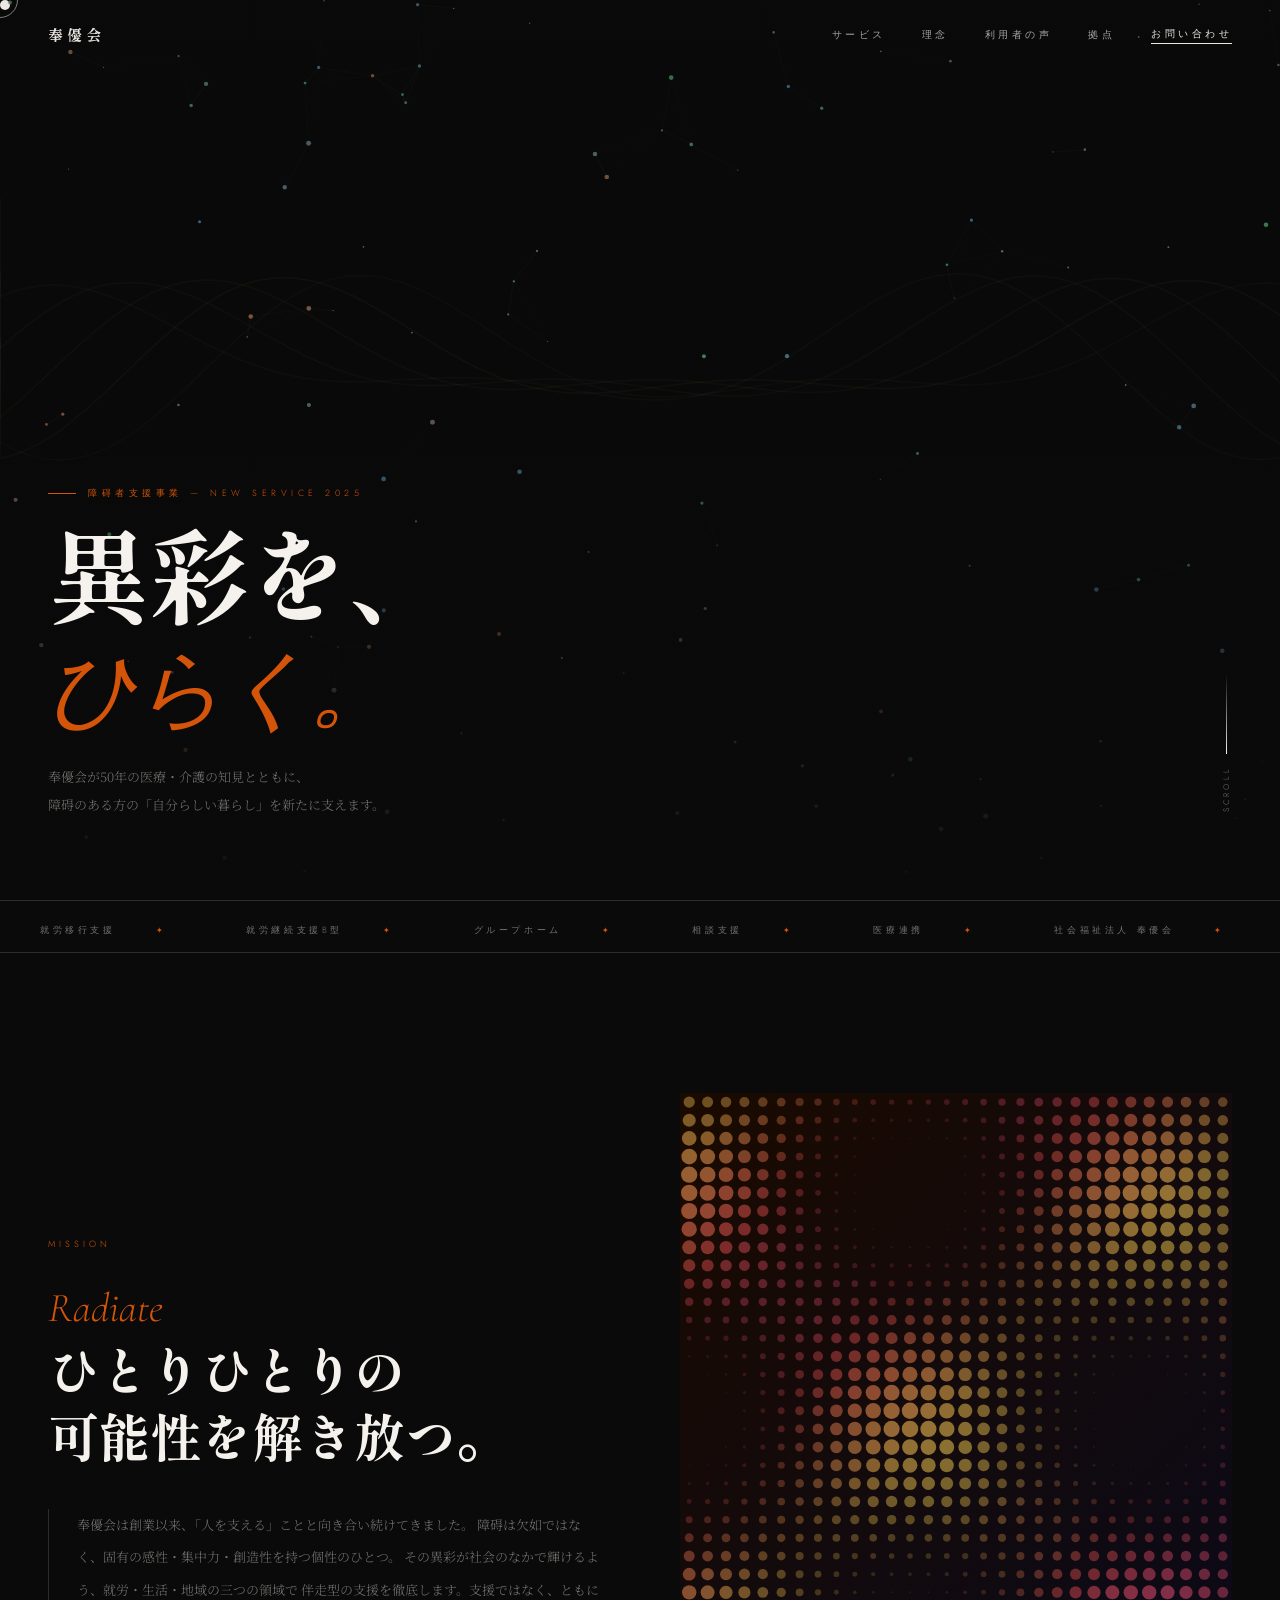
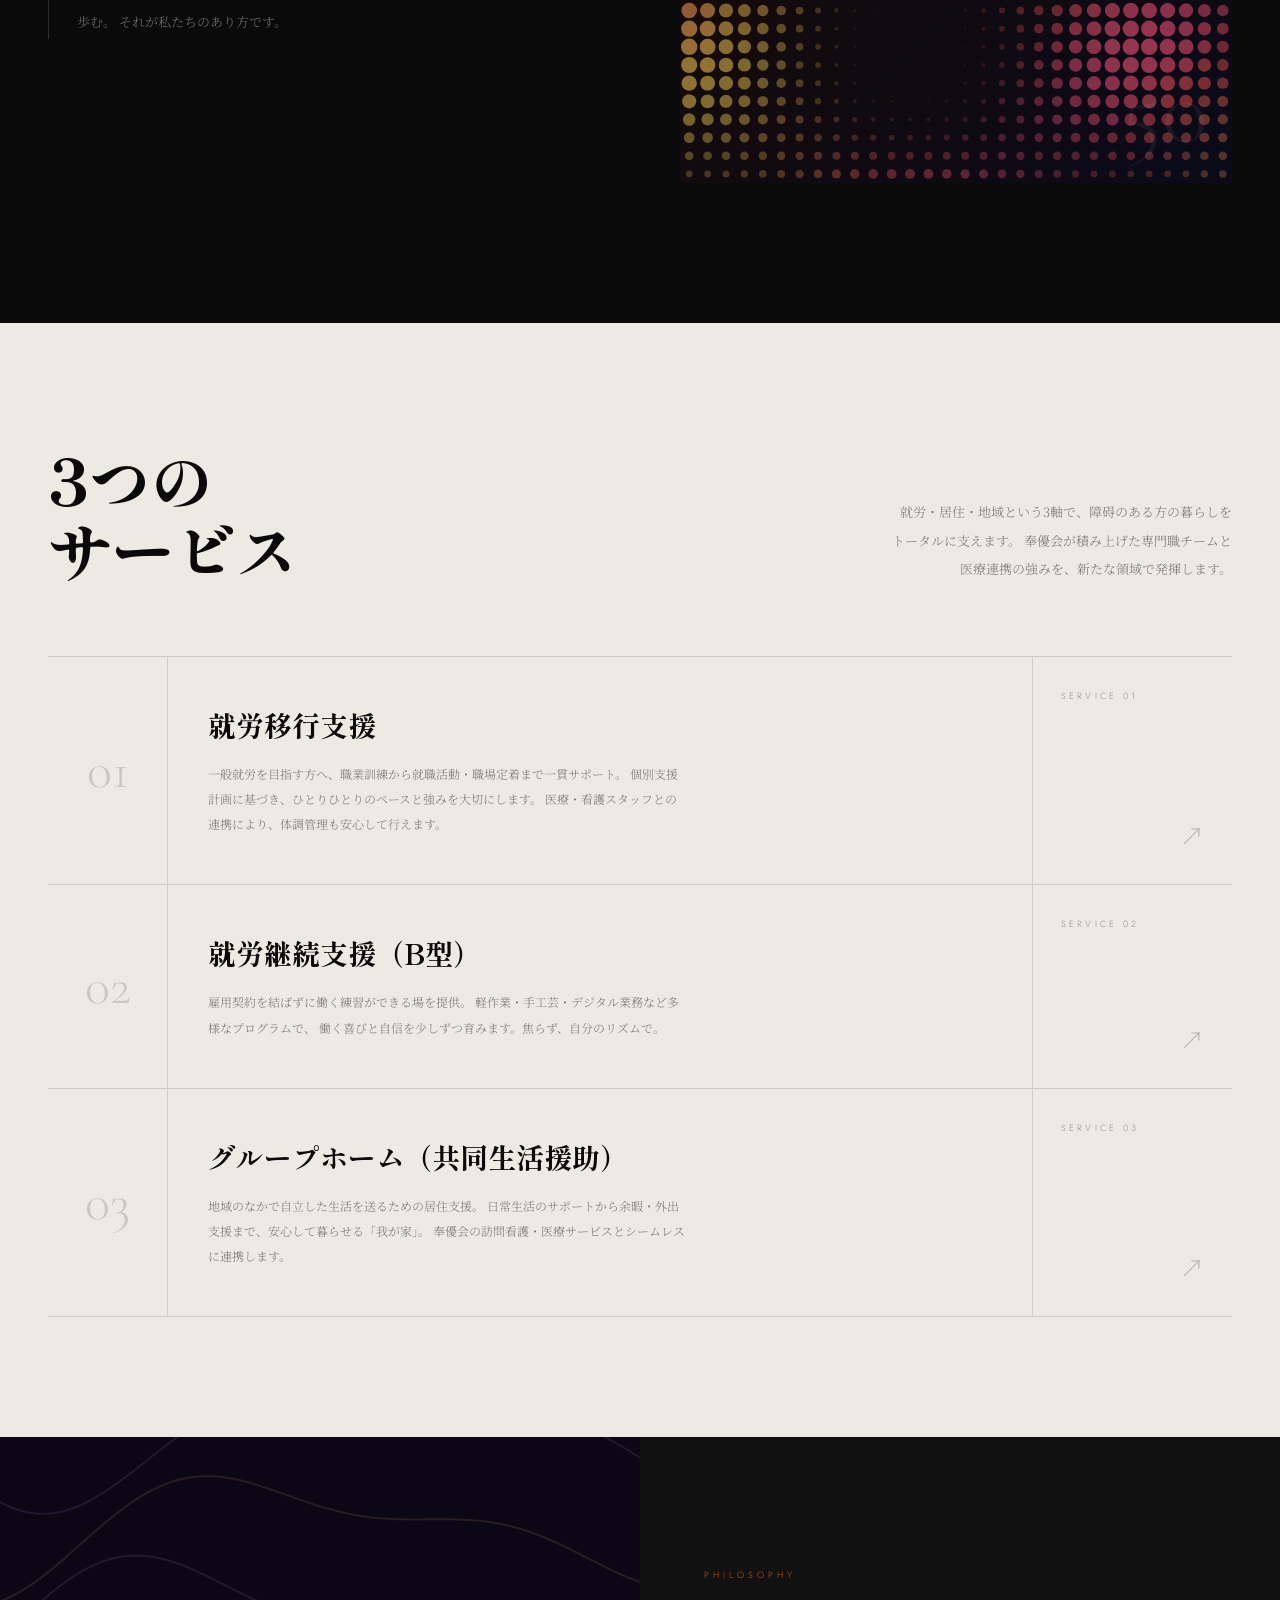
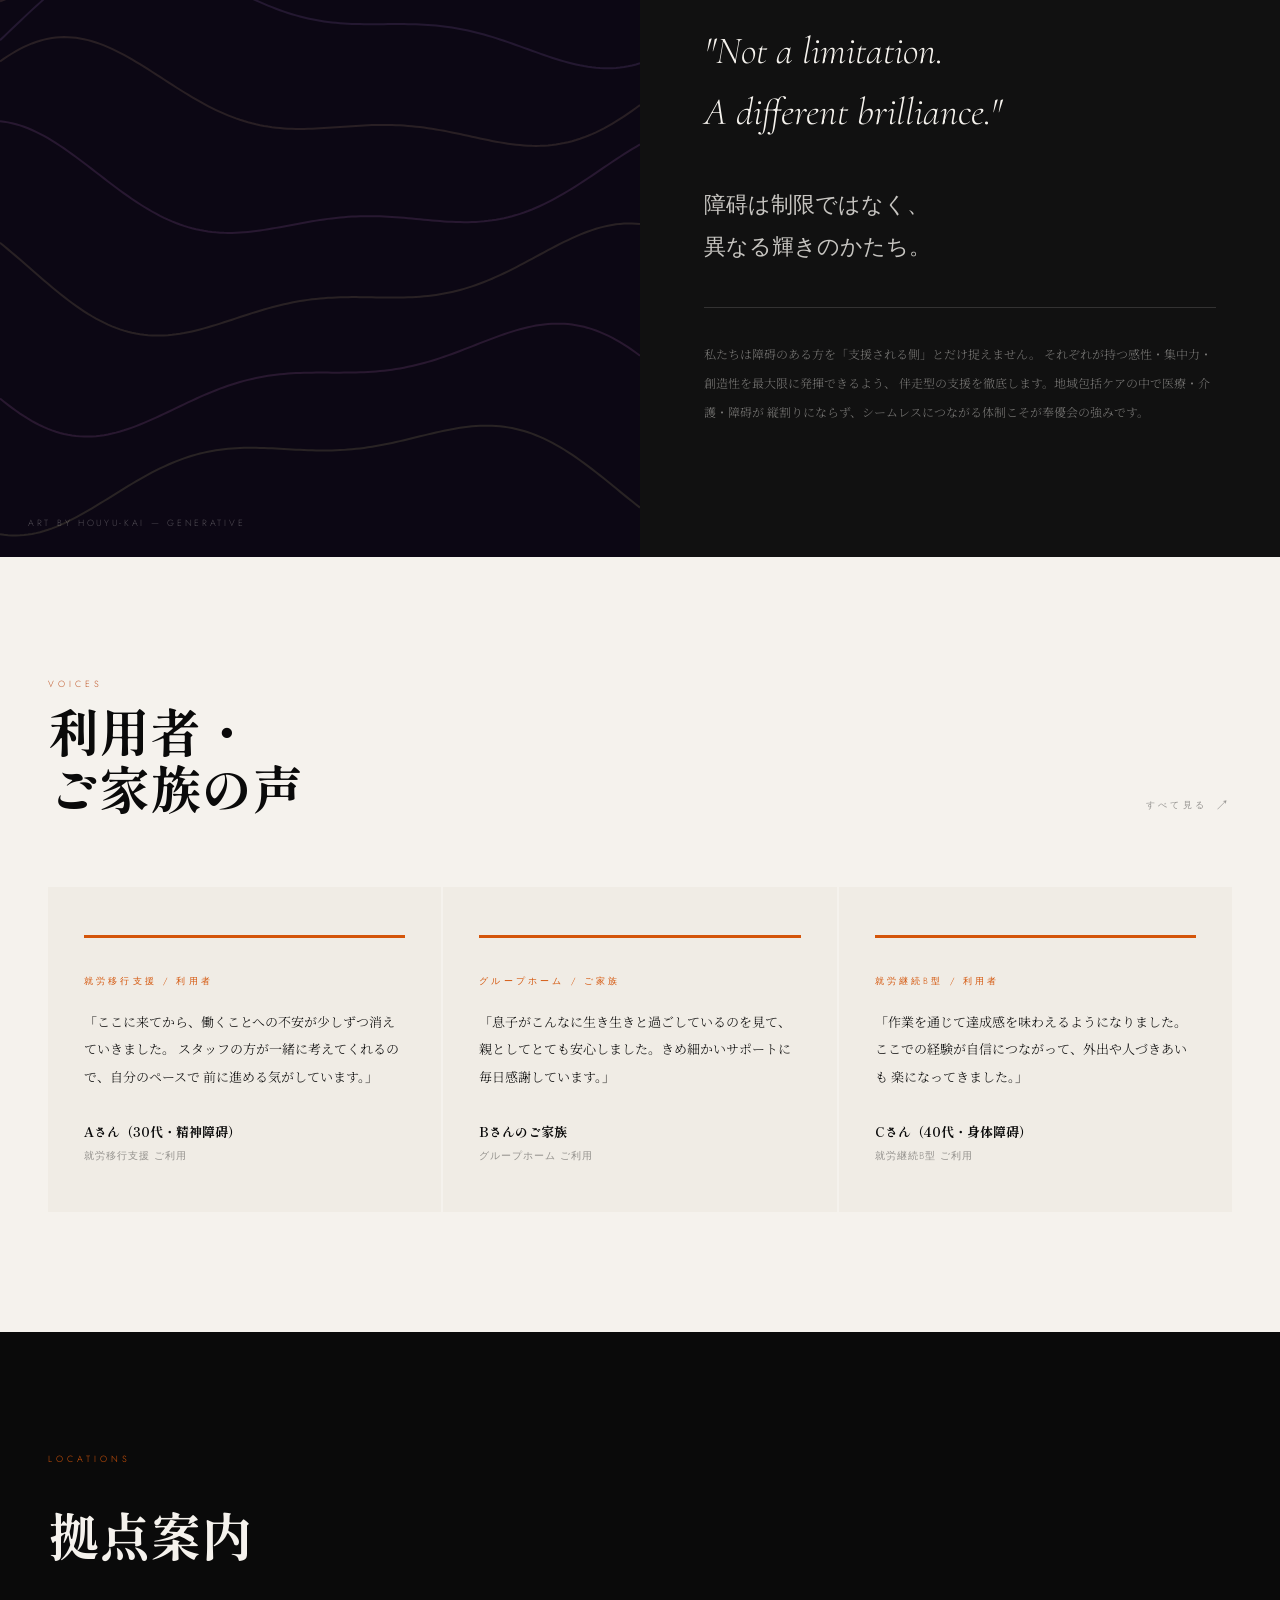
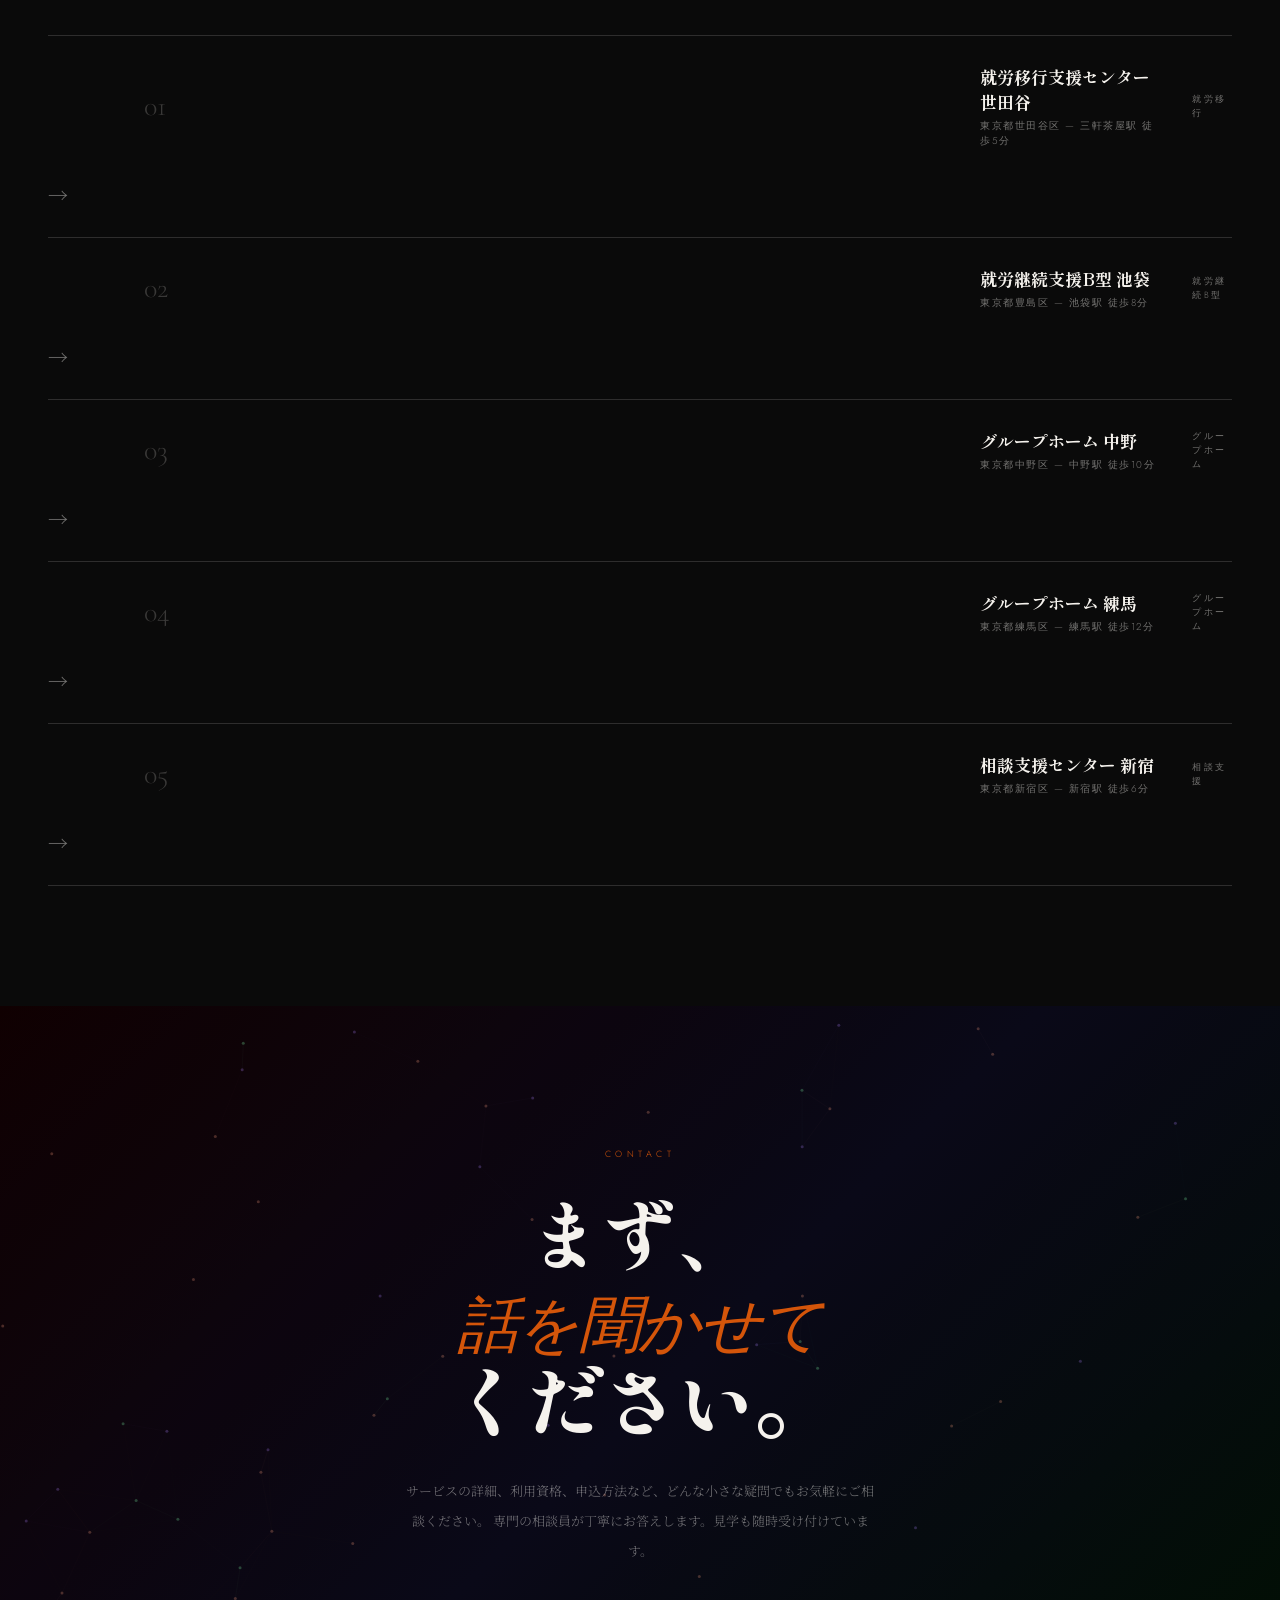
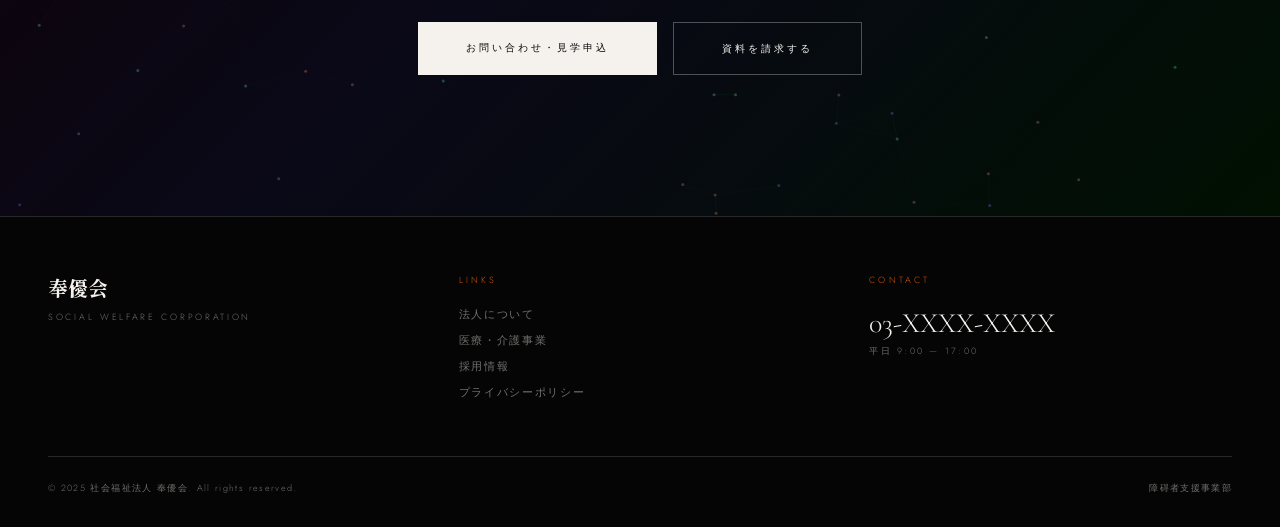
<file: houyu-disability-v2_3.html>
<!DOCTYPE html>
<html lang="ja">
<head>
<meta charset="UTF-8">
<meta name="viewport" content="width=device-width, initial-scale=1.0">
<title>障碍者支援事業 | 奉優会</title>
<link rel="preconnect" href="https://fonts.googleapis.com">
<link href="https://fonts.googleapis.com/css2?family=Noto+Serif+JP:wght@300;400;700&family=Shippori+Mincho+B1:wght@400;700;800&family=Cormorant+Garamond:ital,wght@0,300;0,400;0,600;1,300;1,400&family=Jost:wght@200;300;400;500&display=swap" rel="stylesheet">
<style>
*, *::before, *::after { margin:0; padding:0; box-sizing:border-box; }
:root {
  --black: #0a0a0a;
  --white: #f5f2ed;
  --off-white: #ede9e3;
  --accent: #d4550a;
  --muted: rgba(245,242,237,0.45);
  --line: rgba(245,242,237,0.15);
}
html { scroll-behavior: smooth; }
body {
  background: var(--black);
  color: var(--white);
  font-family: 'Noto Serif JP', serif;
  font-weight: 300;
  overflow-x: hidden;
  cursor: none;
}

/* CUSTOM CURSOR */
.cursor {
  width: 10px; height: 10px;
  background: var(--white);
  border-radius: 50%;
  position: fixed;
  top: 0; left: 0;
  pointer-events: none;
  z-index: 9999;
  mix-blend-mode: difference;
  transition: transform 0.15s ease;
}
.cursor-ring {
  width: 36px; height: 36px;
  border: 1px solid rgba(245,242,237,0.5);
  border-radius: 50%;
  position: fixed;
  top: 0; left: 0;
  pointer-events: none;
  z-index: 9998;
  transition: transform 0.08s ease, width 0.2s, height 0.2s, opacity 0.2s;
}

/* ── HEADER ── */
header {
  position: fixed; top:0; left:0; right:0; z-index:100;
  display: flex; justify-content:space-between; align-items:center;
  padding: 24px 48px;
  mix-blend-mode: difference;
}
.logo-text {
  font-family: 'Shippori Mincho B1', serif;
  font-size: 15px; font-weight:700;
  letter-spacing: 0.25em;
  color: var(--white);
  text-decoration: none;
}
nav {
  display: flex; gap: 36px; align-items: center;
}
nav a {
  font-family: 'Jost', sans-serif;
  font-size: 10px; font-weight:300;
  letter-spacing: 0.35em; text-transform: uppercase;
  color: var(--white); text-decoration: none;
  opacity: 0.7;
  transition: opacity 0.2s;
}
nav a:hover { opacity: 1; }
.nav-contact {
  opacity: 1 !important;
  border-bottom: 1px solid var(--white);
  padding-bottom: 2px;
}

/* ── HERO FULL ── */
.hero {
  height: 100vh; min-height: 640px;
  position: relative; overflow:hidden;
  display: flex; align-items: flex-end;
}

/* generative art canvas bg */
.hero-canvas {
  position: absolute; inset:0;
  width:100%; height:100%;
}

.hero-overlay {
  position: absolute; inset:0;
  background: linear-gradient(
    to bottom,
    rgba(10,10,10,0.2) 0%,
    rgba(10,10,10,0.0) 40%,
    rgba(10,10,10,0.7) 80%,
    rgba(10,10,10,0.95) 100%
  );
}

.hero-content {
  position: relative; z-index:2;
  padding: 0 48px 80px;
  width: 100%;
  display: grid; grid-template-columns: 1fr auto;
  align-items: flex-end; gap: 48px;
}
.hero-label {
  font-family: 'Jost', sans-serif;
  font-size: 9px; font-weight:300;
  letter-spacing: 0.5em; text-transform:uppercase;
  color: var(--accent);
  margin-bottom: 20px;
  display: flex; align-items:center; gap:12px;
}
.hero-label::before { content:''; display:block; width:28px; height:1px; background: var(--accent); }

.hero-title {
  font-family: 'Shippori Mincho B1', serif;
  font-size: clamp(48px, 8vw, 110px);
  font-weight: 800;
  line-height: 1.0;
  letter-spacing: -0.02em;
  margin-bottom: 28px;
}
.hero-title em {
  font-style: italic;
  font-family: 'Cormorant Garamond', serif;
  font-weight: 300;
  font-size: 0.85em;
  color: var(--accent);
}

.hero-sub {
  font-size: 13px; line-height:2.2;
  color: var(--muted);
  max-width: 380px;
}
.hero-right {
  text-align: right;
  padding-bottom: 8px;
}
.hero-scroll-line {
  width:1px; height:80px;
  background: linear-gradient(to bottom, transparent, var(--white));
  margin: 0 auto 12px;
  animation: grow 2.5s ease-in-out infinite;
}
@keyframes grow {
  0%,100%{ transform: scaleY(0.3); opacity:0.3; }
  50%{ transform: scaleY(1); opacity:1; }
}
.hero-scroll-text {
  font-family:'Jost',sans-serif; font-size:8px;
  letter-spacing:0.4em; text-transform:uppercase;
  color: var(--muted);
  writing-mode: vertical-rl; transform:rotate(180deg);
  margin:0 auto;
}

/* ── MARQUEE ── */
.marquee-wrap {
  border-top: 1px solid var(--line);
  border-bottom: 1px solid var(--line);
  padding: 14px 0;
  overflow:hidden; white-space:nowrap;
}
.marquee-inner {
  display:inline-flex; gap:0;
  animation: marquee 20s linear infinite;
}
.marquee-item {
  font-family:'Jost',sans-serif; font-size:9px;
  letter-spacing:0.4em; text-transform:uppercase;
  color: var(--muted);
  padding: 0 40px;
  display:inline-flex; align-items:center; gap:40px;
}
.marquee-item::after { content:'✦'; font-size:8px; color: var(--accent); }
@keyframes marquee { from{transform:translateX(0)} to{transform:translateX(-50%)} }

/* ── MISSION ── */
.mission {
  padding: 140px 48px;
  display: grid; grid-template-columns: 1fr 1fr;
  gap: 80px; align-items:center;
}
.mission-label {
  font-family:'Jost',sans-serif; font-size:9px;
  letter-spacing:0.45em; text-transform:uppercase;
  color: var(--accent); margin-bottom:32px;
}
.mission-title {
  font-family:'Shippori Mincho B1',serif;
  font-size: clamp(28px, 4vw, 52px);
  font-weight:800; line-height:1.3;
  margin-bottom: 40px;
}
.mission-title span {
  display:block; color: var(--accent);
  font-family:'Cormorant Garamond',serif;
  font-size:0.8em; font-style:italic; font-weight:300;
}
.mission-body {
  font-size: 13px; line-height:2.5;
  color: var(--muted);
  border-left: 1px solid var(--line);
  padding-left: 28px;
}
.mission-right {
  position:relative; aspect-ratio: 4/5;
  overflow:hidden;
}
.mission-art-bg {
  width:100%; height:100%;
  background: linear-gradient(135deg, #1a0a00, #0a0a1a);
  display:flex; align-items:center; justify-content:center;
}
.mission-art-bg canvas { width:100%; height:100%; display:block; }
.mission-num {
  position: absolute; bottom:24px; right:24px;
  font-family:'Cormorant Garamond',serif;
  font-size:96px; font-weight:300;
  color: rgba(245,242,237,0.06);
  line-height:1; user-select:none;
}

/* ── SERVICES (light section) ── */
.services {
  background: var(--off-white);
  color: var(--black);
  padding: 120px 48px;
}
.services-top {
  display:flex; justify-content:space-between; align-items:flex-end;
  margin-bottom: 72px; gap:40px;
}
.services-title {
  font-family:'Shippori Mincho B1',serif;
  font-size: clamp(32px, 5vw, 68px);
  font-weight:800; line-height:1.1;
  letter-spacing:-0.02em;
}
.services-desc {
  font-size:13px; line-height:2.2;
  color: rgba(10,10,10,0.5);
  max-width: 340px; text-align:right;
}

/* large service items stacked */
.service-items { display:flex; flex-direction:column; }
.service-item {
  display:grid;
  grid-template-columns: 120px 1fr 200px;
  gap:0;
  align-items:stretch;
  border-top: 1px solid rgba(10,10,10,0.15);
  min-height: 200px;
  text-decoration:none; color: var(--black);
  position: relative; overflow:hidden;
  cursor:none;
}
.service-item:last-child { border-bottom: 1px solid rgba(10,10,10,0.15); }

.service-item-fill {
  position:absolute; inset:0;
  background: var(--black);
  transform: scaleY(0); transform-origin: bottom;
  transition: transform 0.5s cubic-bezier(0.76,0,0.24,1);
  z-index:0;
}
.service-item:hover .service-item-fill { transform: scaleY(1); }
.service-item:hover .si-num,
.service-item:hover .si-title,
.service-item:hover .si-body,
.service-item:hover .si-type,
.service-item:hover .si-arrow { color: var(--white); }
.service-item:hover { border-color: transparent; }

.si-num {
  position:relative; z-index:1;
  display:flex; align-items:center; justify-content:center;
  font-family:'Cormorant Garamond',serif;
  font-size:52px; font-weight:300;
  color: rgba(10,10,10,0.15);
  border-right: 1px solid rgba(10,10,10,0.12);
  transition: color 0.4s;
}
.service-item:hover .si-num { border-color: rgba(245,242,237,0.1); }

.si-content {
  position:relative; z-index:1;
  padding: 48px 40px;
  display:flex; flex-direction:column; justify-content:center;
}
.si-title {
  font-family:'Shippori Mincho B1',serif;
  font-size: clamp(20px,2.5vw,28px);
  font-weight:700; margin-bottom:16px;
  transition: color 0.4s;
}
.si-body {
  font-size:12px; line-height:2.1;
  color: rgba(10,10,10,0.5);
  max-width: 480px;
  transition: color 0.4s;
}
.service-item:hover .si-body { color: var(--muted); }

.si-meta {
  position:relative; z-index:1;
  border-left: 1px solid rgba(10,10,10,0.12);
  display:flex; flex-direction:column;
  justify-content:space-between;
  padding: 32px 28px;
  transition: border-color 0.4s;
}
.service-item:hover .si-meta { border-color: rgba(245,242,237,0.1); }
.si-type {
  font-family:'Jost',sans-serif; font-size:9px;
  letter-spacing:0.35em; text-transform:uppercase;
  color: rgba(10,10,10,0.4);
  transition: color 0.4s;
}
.si-arrow {
  font-size:24px; color: rgba(10,10,10,0.25);
  transition: color 0.4s;
  align-self:flex-end;
}

/* ── PHILOSOPHY (dark + art) ── */
.philosophy {
  padding: 0;
  display:grid; grid-template-columns: 1fr 1fr;
  min-height: 80vh;
}
.philosophy-art {
  position:relative; overflow:hidden;
  background: #0d0815;
}
.philosophy-art canvas {
  width:100%; height:100%; display:block;
  position:absolute; inset:0;
}
.philosophy-art-caption {
  position:absolute; bottom:28px; left:28px;
  font-family:'Jost',sans-serif; font-size:9px;
  letter-spacing:0.3em; text-transform:uppercase;
  color: rgba(245,242,237,0.3);
}
.philosophy-text {
  padding: 100px 64px;
  display:flex; flex-direction:column; justify-content:center;
  background: #111;
}
.philosophy-label {
  font-family:'Jost',sans-serif; font-size:9px;
  letter-spacing:0.45em; text-transform:uppercase;
  color: var(--accent); margin-bottom:40px;
}
.philosophy-quote {
  font-family:'Cormorant Garamond',serif;
  font-size: clamp(24px,3vw,40px);
  font-weight:300; font-style:italic;
  line-height:1.6; margin-bottom:40px;
  color: var(--white);
}
.philosophy-ja {
  font-family:'Shippori Mincho B1',serif;
  font-size: clamp(16px,2vw,22px);
  font-weight:400; line-height:1.9;
  color: rgba(245,242,237,0.8);
  margin-bottom:40px;
}
.philosophy-body {
  font-size:12px; line-height:2.4;
  color: var(--muted);
  border-top: 1px solid var(--line);
  padding-top: 32px;
}

/* ── ARTISTS / VOICES (white) ── */
.voices-section {
  background: var(--white);
  color: var(--black);
  padding: 120px 48px;
}
.voices-header {
  display:flex; justify-content:space-between; align-items:flex-end;
  margin-bottom: 72px;
}
.voices-title {
  font-family:'Shippori Mincho B1',serif;
  font-size: clamp(28px,4vw,54px);
  font-weight:800; line-height:1.1;
}
.voices-link {
  font-family:'Jost',sans-serif; font-size:9px;
  letter-spacing:0.35em; text-transform:uppercase;
  color: rgba(10,10,10,0.4); text-decoration:none;
  display:flex; align-items:center; gap:8px;
  transition: color 0.2s;
}
.voices-link:hover { color: var(--black); }
.voices-link::after { content:'↗'; font-size:14px; }

.voices-grid {
  display:grid; grid-template-columns: repeat(3,1fr);
  gap:2px;
}
.voice-card {
  background: #f0ece5;
  padding: 48px 36px;
  position:relative; overflow:hidden;
  transition: background 0.3s;
}
.voice-card:hover { background: var(--black); }
.voice-card-accent {
  width:100%; height:3px;
  background: var(--accent);
  margin-bottom: 36px;
}
.voice-tag {
  font-family:'Jost',sans-serif; font-size:9px;
  letter-spacing:0.35em; text-transform:uppercase;
  color: var(--accent); margin-bottom:20px;
}
.voice-text {
  font-size:13px; line-height:2.1; margin-bottom:32px;
  transition: color 0.3s;
}
.voice-card:hover .voice-text { color: var(--white); }
.voice-card:hover .voice-tag { color: #e08060; }
.voice-name {
  font-family:'Shippori Mincho B1',serif;
  font-size:13px; font-weight:700; display:block;
  transition: color 0.3s;
}
.voice-role {
  font-family:'Jost',sans-serif; font-size:10px;
  letter-spacing:0.1em; color: rgba(10,10,10,0.4);
  transition: color 0.3s;
}
.voice-card:hover .voice-name { color: var(--white); }
.voice-card:hover .voice-role { color: var(--muted); }

/* ── LOCATIONS ── */
.locations {
  padding: 120px 48px;
  background: var(--black);
}
.locations-header { margin-bottom: 64px; }
.locations-title {
  font-family:'Shippori Mincho B1',serif;
  font-size: clamp(28px,4vw,52px);
  font-weight:800; margin-top:12px;
}

.loc-list { display:flex; flex-direction:column; }
.loc-item {
  display:grid;
  grid-template-columns: 64px 1fr 180px 40px;
  align-items:center; gap:32px;
  padding: 28px 0;
  border-bottom: 1px solid var(--line);
  text-decoration:none; color: var(--white);
  position:relative; overflow:hidden;
}
.loc-item:first-child { border-top: 1px solid var(--line); }
.loc-item-fill {
  position:absolute; inset:0;
  background: var(--accent);
  transform: scaleX(0); transform-origin:left;
  transition: transform 0.4s cubic-bezier(0.76,0,0.24,1);
  z-index:0;
}
.loc-item:hover .loc-item-fill { transform: scaleX(1); }
.loc-item > * { position:relative; z-index:1; }
.loc-n {
  font-family:'Cormorant Garamond',serif;
  font-size:28px; font-weight:300;
  color: rgba(245,242,237,0.2);
  transition: color 0.3s;
}
.loc-item:hover .loc-n { color: rgba(245,242,237,0.5); }
.loc-name {
  font-family:'Shippori Mincho B1',serif;
  font-size:17px; font-weight:700;
  margin-bottom:4px;
}
.loc-addr {
  font-family:'Jost',sans-serif; font-size:10px;
  letter-spacing:0.15em; color: var(--muted);
  transition: color 0.3s;
}
.loc-item:hover .loc-addr { color: rgba(245,242,237,0.7); }
.loc-type {
  font-family:'Jost',sans-serif; font-size:9px;
  letter-spacing:0.3em; text-transform:uppercase;
  color: var(--muted); transition: color 0.3s;
}
.loc-item:hover .loc-type { color: rgba(245,242,237,0.8); }
.loc-arr { font-size:20px; color: var(--muted); transition: color 0.3s; }
.loc-item:hover .loc-arr { color: var(--white); }

/* ── CONTACT (full) ── */
.contact {
  min-height: 90vh;
  display:flex; flex-direction:column;
  align-items:center; justify-content:center;
  text-align:center;
  position:relative; overflow:hidden;
  padding: 100px 48px;
}
.contact-bg {
  position:absolute; inset:0;
  background: linear-gradient(135deg, #120000, #0a0a1a, #001200);
  z-index:0;
}
.contact-bg canvas {
  position:absolute; inset:0;
  width:100%; height:100%; opacity:0.6;
}
.contact-inner { position:relative; z-index:1; }
.contact-label {
  font-family:'Jost',sans-serif; font-size:9px;
  letter-spacing:0.5em; text-transform:uppercase;
  color: var(--accent); margin-bottom:32px;
}
.contact-title {
  font-family:'Shippori Mincho B1',serif;
  font-size: clamp(36px,6vw,88px);
  font-weight:800; line-height:1.05;
  letter-spacing:-0.02em; margin-bottom: 36px;
}
.contact-title em {
  font-family:'Cormorant Garamond',serif;
  font-style:italic; font-weight:300;
  font-size:0.8em; color: var(--accent);
}
.contact-body {
  font-size:13px; line-height:2.3;
  color: var(--muted); max-width:480px;
  margin:0 auto 56px;
}
.contact-btns {
  display:flex; gap:16px; justify-content:center;
  flex-wrap:wrap;
}
.btn-a {
  background: var(--white); color: var(--black);
  font-family:'Jost',sans-serif; font-size:10px;
  letter-spacing:0.3em; text-transform:uppercase;
  padding: 18px 48px; text-decoration:none;
  transition: background 0.2s, color 0.2s;
  cursor:none;
}
.btn-a:hover { background: var(--accent); color: var(--white); }
.btn-b {
  border: 1px solid rgba(245,242,237,0.3);
  color: var(--white);
  font-family:'Jost',sans-serif; font-size:10px;
  letter-spacing:0.3em; text-transform:uppercase;
  padding: 18px 48px; text-decoration:none;
  transition: border-color 0.2s;
  cursor:none;
}
.btn-b:hover { border-color: var(--white); }

/* ── FOOTER ── */
footer {
  background: #050505;
  padding: 56px 48px 32px;
  border-top: 1px solid var(--line);
}
.footer-grid {
  display:grid; grid-template-columns: 1fr 1fr 1fr;
  gap:48px; margin-bottom:56px;
}
.footer-logo {
  font-family:'Shippori Mincho B1',serif;
  font-size:20px; font-weight:700;
  margin-bottom:8px;
}
.footer-tagline {
  font-family:'Jost',sans-serif; font-size:9px;
  letter-spacing:0.3em; text-transform:uppercase;
  color: var(--muted);
}
.footer-col-title {
  font-family:'Jost',sans-serif; font-size:9px;
  letter-spacing:0.35em; text-transform:uppercase;
  color: var(--accent); margin-bottom:20px;
}
.footer-links { display:flex; flex-direction:column; gap:10px; }
.footer-links a {
  font-family:'Jost',sans-serif; font-size:11px;
  letter-spacing:0.15em; color: var(--muted);
  text-decoration:none; transition: color 0.2s;
}
.footer-links a:hover { color: var(--white); }
.footer-tel {
  font-family:'Cormorant Garamond',serif;
  font-size:28px; font-weight:300;
  margin-bottom:4px;
}
.footer-tel-note {
  font-family:'Jost',sans-serif; font-size:9px;
  letter-spacing:0.25em; color: var(--muted);
}
.footer-bottom {
  border-top: 1px solid var(--line);
  padding-top: 24px;
  display:flex; justify-content:space-between; align-items:center;
}
.footer-copy {
  font-family:'Jost',sans-serif; font-size:9px;
  letter-spacing:0.15em; color: var(--muted);
}

/* ── ANIMATIONS ── */
.reveal {
  opacity:0; transform: translateY(32px);
  transition: opacity 0.9s cubic-bezier(0.16,1,0.3,1),
              transform 0.9s cubic-bezier(0.16,1,0.3,1);
}
.reveal.in { opacity:1; transform:translateY(0); }
.reveal-delay-1 { transition-delay: 0.1s; }
.reveal-delay-2 { transition-delay: 0.2s; }
.reveal-delay-3 { transition-delay: 0.35s; }

@media (max-width:900px) {
  header { padding: 20px 24px; }
  nav { display:none; }
  .hero-content { grid-template-columns:1fr; padding:0 24px 60px; }
  .hero-right { display:none; }
  .mission { grid-template-columns:1fr; padding:80px 24px; }
  .mission-right { display:none; }
  .services { padding:80px 24px; }
  .services-top { flex-direction:column; }
  .services-desc { text-align:left; max-width:100%; }
  .service-item { grid-template-columns: 60px 1fr; }
  .si-meta { display:none; }
  .philosophy { grid-template-columns:1fr; }
  .philosophy-art { height:300px; }
  .voices-section { padding:80px 24px; }
  .voices-grid { grid-template-columns:1fr; }
  .locations { padding:80px 24px; }
  .loc-item { grid-template-columns: 48px 1fr 40px; }
  .loc-type { display:none; }
  .contact { padding:80px 24px; }
  footer { padding:48px 24px 24px; }
  .footer-grid { grid-template-columns:1fr; }
  .footer-bottom { flex-direction:column; gap:12px; text-align:center; }
}
</style>
</head>
<body>

<div class="cursor" id="cursor"></div>
<div class="cursor-ring" id="cursorRing"></div>

<!-- HEADER -->
<header>
  <a href="#" class="logo-text">奉優会</a>
  <nav>
    <a href="#services">サービス</a>
    <a href="#philosophy">理念</a>
    <a href="#voices">利用者の声</a>
    <a href="#locations">拠点</a>
    <a href="#contact" class="nav-contact">お問い合わせ</a>
  </nav>
</header>

<!-- HERO -->
<section class="hero">
  <canvas class="hero-canvas" id="heroCanvas"></canvas>
  <div class="hero-overlay"></div>
  <div class="hero-content">
    <div>
      <div class="hero-label">障碍者支援事業 — New Service 2025</div>
      <h1 class="hero-title">
        異彩を、<br><em>ひらく。</em>
      </h1>
      <p class="hero-sub">
        奉優会が50年の医療・介護の知見とともに、<br>
        障碍のある方の「自分らしい暮らし」を新たに支えます。
      </p>
    </div>
    <div class="hero-right">
      <div class="hero-scroll-line"></div>
      <div class="hero-scroll-text">scroll</div>
    </div>
  </div>
</section>

<!-- MARQUEE -->
<div class="marquee-wrap">
  <div class="marquee-inner">
    <span class="marquee-item">就労移行支援</span>
    <span class="marquee-item">就労継続支援B型</span>
    <span class="marquee-item">グループホーム</span>
    <span class="marquee-item">相談支援</span>
    <span class="marquee-item">医療連携</span>
    <span class="marquee-item">社会福祉法人 奉優会</span>
    <span class="marquee-item">就労移行支援</span>
    <span class="marquee-item">就労継続支援B型</span>
    <span class="marquee-item">グループホーム</span>
    <span class="marquee-item">相談支援</span>
    <span class="marquee-item">医療連携</span>
    <span class="marquee-item">社会福祉法人 奉優会</span>
  </div>
</div>

<!-- MISSION -->
<section class="mission">
  <div>
    <div class="mission-label reveal">Mission</div>
    <h2 class="mission-title reveal">
      <span>Radiate</span>
      ひとりひとりの<br>
      可能性を解き放つ。
    </h2>
    <p class="mission-body reveal">
      奉優会は創業以来、「人を支える」ことと向き合い続けてきました。
      障碍は欠如ではなく、固有の感性・集中力・創造性を持つ個性のひとつ。
      その異彩が社会のなかで輝けるよう、就労・生活・地域の三つの領域で
      伴走型の支援を徹底します。支援ではなく、ともに歩む。
      それが私たちのあり方です。
    </p>
  </div>
  <div class="mission-right">
    <div class="mission-art-bg">
      <canvas id="missionCanvas"></canvas>
    </div>
    <div class="mission-num">50</div>
  </div>
</section>

<!-- SERVICES -->
<section class="services" id="services">
  <div class="services-top reveal">
    <h2 class="services-title">
      3つの<br>サービス
    </h2>
    <p class="services-desc">
      就労・居住・地域という3軸で、障碍のある方の暮らしをトータルに支えます。
      奉優会が積み上げた専門職チームと医療連携の強みを、新たな領域で発揮します。
    </p>
  </div>

  <div class="service-items">
    <a href="#" class="service-item">
      <div class="service-item-fill"></div>
      <div class="si-num">01</div>
      <div class="si-content">
        <div class="si-title">就労移行支援</div>
        <div class="si-body">
          一般就労を目指す方へ、職業訓練から就職活動・職場定着まで一貫サポート。
          個別支援計画に基づき、ひとりひとりのペースと強みを大切にします。
          医療・看護スタッフとの連携により、体調管理も安心して行えます。
        </div>
      </div>
      <div class="si-meta">
        <div class="si-type">Service 01</div>
        <div class="si-arrow">↗</div>
      </div>
    </a>

    <a href="#" class="service-item">
      <div class="service-item-fill"></div>
      <div class="si-num">02</div>
      <div class="si-content">
        <div class="si-title">就労継続支援（B型）</div>
        <div class="si-body">
          雇用契約を結ばずに働く練習ができる場を提供。
          軽作業・手工芸・デジタル業務など多様なプログラムで、
          働く喜びと自信を少しずつ育みます。焦らず、自分のリズムで。
        </div>
      </div>
      <div class="si-meta">
        <div class="si-type">Service 02</div>
        <div class="si-arrow">↗</div>
      </div>
    </a>

    <a href="#" class="service-item">
      <div class="service-item-fill"></div>
      <div class="si-num">03</div>
      <div class="si-content">
        <div class="si-title">グループホーム（共同生活援助）</div>
        <div class="si-body">
          地域のなかで自立した生活を送るための居住支援。
          日常生活のサポートから余暇・外出支援まで、安心して暮らせる「我が家」。
          奉優会の訪問看護・医療サービスとシームレスに連携します。
        </div>
      </div>
      <div class="si-meta">
        <div class="si-type">Service 03</div>
        <div class="si-arrow">↗</div>
      </div>
    </a>
  </div>
</section>

<!-- PHILOSOPHY -->
<section class="philosophy" id="philosophy">
  <div class="philosophy-art">
    <canvas id="philosophyCanvas"></canvas>
    <div class="philosophy-art-caption">Art by Houyu-kai — Generative</div>
  </div>
  <div class="philosophy-text">
    <div class="philosophy-label reveal">Philosophy</div>
    <blockquote class="philosophy-quote reveal">
      "Not a limitation.<br>A different brilliance."
    </blockquote>
    <p class="philosophy-ja reveal">
      障碍は制限ではなく、<br>異なる輝きのかたち。
    </p>
    <p class="philosophy-body reveal">
      私たちは障碍のある方を「支援される側」とだけ捉えません。
      それぞれが持つ感性・集中力・創造性を最大限に発揮できるよう、
      伴走型の支援を徹底します。地域包括ケアの中で医療・介護・障碍が
      縦割りにならず、シームレスにつながる体制こそが奉優会の強みです。
    </p>
  </div>
</section>

<!-- VOICES -->
<section class="voices-section" id="voices">
  <div class="voices-header reveal">
    <div>
      <div class="mission-label" style="color:#C0582A; font-family:'Jost',sans-serif; font-size:9px; letter-spacing:0.45em; text-transform:uppercase; margin-bottom:12px;">Voices</div>
      <h2 class="voices-title">利用者・<br>ご家族の声</h2>
    </div>
    <a href="#" class="voices-link">すべて見る</a>
  </div>

  <div class="voices-grid">
    <div class="voice-card reveal">
      <div class="voice-card-accent"></div>
      <div class="voice-tag">就労移行支援 / 利用者</div>
      <p class="voice-text">
        「ここに来てから、働くことへの不安が少しずつ消えていきました。
        スタッフの方が一緒に考えてくれるので、自分のペースで
        前に進める気がしています。」
      </p>
      <div>
        <span class="voice-name">Aさん（30代・精神障碍）</span>
        <span class="voice-role">就労移行支援 ご利用</span>
      </div>
    </div>

    <div class="voice-card reveal reveal-delay-1">
      <div class="voice-card-accent"></div>
      <div class="voice-tag">グループホーム / ご家族</div>
      <p class="voice-text">
        「息子がこんなに生き生きと過ごしているのを見て、
        親としてとても安心しました。きめ細かいサポートに
        毎日感謝しています。」
      </p>
      <div>
        <span class="voice-name">Bさんのご家族</span>
        <span class="voice-role">グループホーム ご利用</span>
      </div>
    </div>

    <div class="voice-card reveal reveal-delay-2">
      <div class="voice-card-accent"></div>
      <div class="voice-tag">就労継続B型 / 利用者</div>
      <p class="voice-text">
        「作業を通じて達成感を味わえるようになりました。
        ここでの経験が自信につながって、外出や人づきあいも
        楽になってきました。」
      </p>
      <div>
        <span class="voice-name">Cさん（40代・身体障碍）</span>
        <span class="voice-role">就労継続B型 ご利用</span>
      </div>
    </div>
  </div>
</section>

<!-- LOCATIONS -->
<section class="locations" id="locations">
  <div class="locations-header reveal">
    <div class="mission-label" style="color:var(--accent); font-family:'Jost',sans-serif; font-size:9px; letter-spacing:0.45em; text-transform:uppercase;">Locations</div>
    <h2 class="locations-title">拠点案内</h2>
  </div>

  <div class="loc-list">
    <a href="#" class="loc-item">
      <div class="loc-item-fill"></div>
      <span class="loc-n">01</span>
      <div>
        <div class="loc-name">就労移行支援センター 世田谷</div>
        <div class="loc-addr">東京都世田谷区 — 三軒茶屋駅 徒歩5分</div>
      </div>
      <span class="loc-type">就労移行</span>
      <span class="loc-arr">→</span>
    </a>
    <a href="#" class="loc-item">
      <div class="loc-item-fill"></div>
      <span class="loc-n">02</span>
      <div>
        <div class="loc-name">就労継続支援B型 池袋</div>
        <div class="loc-addr">東京都豊島区 — 池袋駅 徒歩8分</div>
      </div>
      <span class="loc-type">就労継続B型</span>
      <span class="loc-arr">→</span>
    </a>
    <a href="#" class="loc-item">
      <div class="loc-item-fill"></div>
      <span class="loc-n">03</span>
      <div>
        <div class="loc-name">グループホーム 中野</div>
        <div class="loc-addr">東京都中野区 — 中野駅 徒歩10分</div>
      </div>
      <span class="loc-type">グループホーム</span>
      <span class="loc-arr">→</span>
    </a>
    <a href="#" class="loc-item">
      <div class="loc-item-fill"></div>
      <span class="loc-n">04</span>
      <div>
        <div class="loc-name">グループホーム 練馬</div>
        <div class="loc-addr">東京都練馬区 — 練馬駅 徒歩12分</div>
      </div>
      <span class="loc-type">グループホーム</span>
      <span class="loc-arr">→</span>
    </a>
    <a href="#" class="loc-item">
      <div class="loc-item-fill"></div>
      <span class="loc-n">05</span>
      <div>
        <div class="loc-name">相談支援センター 新宿</div>
        <div class="loc-addr">東京都新宿区 — 新宿駅 徒歩6分</div>
      </div>
      <span class="loc-type">相談支援</span>
      <span class="loc-arr">→</span>
    </a>
  </div>
</section>

<!-- CONTACT -->
<section class="contact" id="contact">
  <div class="contact-bg">
    <canvas id="contactCanvas"></canvas>
  </div>
  <div class="contact-inner">
    <div class="contact-label">Contact</div>
    <h2 class="contact-title">
      まず、<br><em>話を聞かせて</em><br>ください。
    </h2>
    <p class="contact-body">
      サービスの詳細、利用資格、申込方法など、どんな小さな疑問でもお気軽にご相談ください。
      専門の相談員が丁寧にお答えします。見学も随時受け付けています。
    </p>
    <div class="contact-btns">
      <a href="#" class="btn-a">お問い合わせ・見学申込</a>
      <a href="#" class="btn-b">資料を請求する</a>
    </div>
  </div>
</section>

<!-- FOOTER -->
<footer>
  <div class="footer-grid">
    <div>
      <div class="footer-logo">奉優会</div>
      <div class="footer-tagline">Social Welfare Corporation</div>
    </div>
    <div>
      <div class="footer-col-title">Links</div>
      <div class="footer-links">
        <a href="#">法人について</a>
        <a href="#">医療・介護事業</a>
        <a href="#">採用情報</a>
        <a href="#">プライバシーポリシー</a>
      </div>
    </div>
    <div>
      <div class="footer-col-title">Contact</div>
      <div class="footer-tel">03-XXXX-XXXX</div>
      <div class="footer-tel-note">平日 9:00 — 17:00</div>
    </div>
  </div>
  <div class="footer-bottom">
    <div class="footer-copy">© 2025 社会福祉法人 奉優会. All rights reserved.</div>
    <div class="footer-copy">障碍者支援事業部</div>
  </div>
</footer>

<script>
/* ── CURSOR ── */
const cursor = document.getElementById('cursor');
const ring = document.getElementById('cursorRing');
let mx=0,my=0,rx=0,ry=0;
document.addEventListener('mousemove', e=>{
  mx=e.clientX; my=e.clientY;
  cursor.style.transform = `translate(${mx-5}px,${my-5}px)`;
});
(function animRing(){
  rx += (mx-rx-18)*0.12;
  ry += (my-ry-18)*0.12;
  ring.style.transform=`translate(${rx}px,${ry}px)`;
  requestAnimationFrame(animRing);
})();

/* ── HERO CANVAS — flowing abstract organic ── */
(function(){
  const c = document.getElementById('heroCanvas');
  if(!c) return;
  const ctx = c.getContext('2d');
  let W,H,t=0;
  function resize(){
    W=c.width=c.offsetWidth; H=c.height=c.offsetHeight;
  }
  resize();
  window.addEventListener('resize',resize);

  // particles
  const pts = Array.from({length:120},()=>({
    x: Math.random()*W, y: Math.random()*H,
    vx:(Math.random()-.5)*0.4, vy:(Math.random()-.5)*0.4,
    r: Math.random()*2+0.5,
    hue: Math.random()<0.3 ? 20 : Math.random()<0.5 ? 200 : 140,
    sat: Math.floor(Math.random()*40+20),
    life: Math.random()*Math.PI*2
  }));

  function draw(){
    ctx.fillStyle='rgba(10,10,10,0.18)';
    ctx.fillRect(0,0,W,H);
    t+=0.008;

    pts.forEach((p,i)=>{
      p.life+=0.015;
      p.x+=p.vx + Math.sin(p.life+i)*0.3;
      p.y+=p.vy + Math.cos(p.life*0.7+i)*0.3;
      if(p.x<0)p.x=W; if(p.x>W)p.x=0;
      if(p.y<0)p.y=H; if(p.y>H)p.y=0;

      ctx.beginPath();
      ctx.arc(p.x,p.y,p.r,0,Math.PI*2);
      ctx.fillStyle=`hsla(${p.hue},${p.sat}%,60%,0.6)`;
      ctx.fill();

      // connect near particles
      for(let j=i+1;j<pts.length;j++){
        const q=pts[j];
        const dx=p.x-q.x, dy=p.y-q.y;
        const d=Math.sqrt(dx*dx+dy*dy);
        if(d<90){
          ctx.beginPath();
          ctx.moveTo(p.x,p.y); ctx.lineTo(q.x,q.y);
          ctx.strokeStyle=`hsla(${p.hue},30%,70%,${(1-d/90)*0.12})`;
          ctx.lineWidth=0.5;
          ctx.stroke();
        }
      }
    });

    // flowing curves
    for(let k=0;k<5;k++){
      ctx.beginPath();
      ctx.moveTo(0, H*0.3+Math.sin(t+k)*80);
      for(let x=0;x<=W;x+=8){
        const y = H*0.4 + Math.sin(x/120+t+k*0.6)*60 + Math.cos(x/80-t*0.7+k)*40;
        ctx.lineTo(x,y);
      }
      ctx.strokeStyle=`hsla(${20+k*30},50%,60%,0.04)`;
      ctx.lineWidth=1.5;
      ctx.stroke();
    }

    requestAnimationFrame(draw);
  }
  draw();
})();

/* ── MISSION CANVAS — dense dot/cell pattern ── */
(function(){
  const c = document.getElementById('missionCanvas');
  if(!c) return;
  c.width=c.offsetWidth||500; c.height=c.offsetHeight||600;
  const ctx = c.getContext('2d');
  const W=c.width, H=c.height;
  let t=0;

  function draw(){
    ctx.clearRect(0,0,W,H);
    t+=0.012;
    const cols=30, rows=38;
    const cw=W/cols, rh=H/rows;
    for(let r=0;r<rows;r++){
      for(let col=0;col<cols;col++){
        const x=(col+0.5)*cw, y=(r+0.5)*rh;
        const v=Math.sin(col/4+t)*Math.cos(r/4-t*0.7);
        const v2=Math.sin((col+r)/6+t*1.2);
        const hue = 15+v2*30;
        const alpha=(v+1)/2*0.7;
        const size=(v+1)/2*cw*0.45;
        ctx.beginPath();
        ctx.arc(x,y,size,0,Math.PI*2);
        ctx.fillStyle=`hsla(${hue},60%,55%,${alpha})`;
        ctx.fill();
      }
    }
    requestAnimationFrame(draw);
  }
  draw();
})();

/* ── PHILOSOPHY CANVAS — layered abstract strokes ── */
(function(){
  const c = document.getElementById('philosophyCanvas');
  if(!c) return;
  const ctx = c.getContext('2d');
  let W,H,t=0;
  function resize(){
    W=c.width=c.offsetWidth; H=c.height=c.offsetHeight;
  }
  resize();
  window.addEventListener('resize',resize);

  function draw(){
    ctx.fillStyle='rgba(13,8,21,0.15)';
    ctx.fillRect(0,0,W,H);
    t+=0.006;

    // layered sinusoidal bands
    for(let layer=0;layer<8;layer++){
      ctx.beginPath();
      const baseH = H*(layer/8);
      for(let x=0;x<=W;x+=4){
        const y = baseH
          + Math.sin(x/100+t+layer*0.9)*50
          + Math.cos(x/60-t*0.5+layer)*30;
        if(x===0) ctx.moveTo(x,y);
        else ctx.lineTo(x,y);
      }
      const hue = layer%2===0 ? 260+layer*8 : 15+layer*5;
      ctx.strokeStyle=`hsla(${hue},50%,65%,0.15)`;
      ctx.lineWidth=2;
      ctx.stroke();
    }

    // scattered bright dots
    if(Math.random()<0.3){
      const x=Math.random()*W, y=Math.random()*H;
      const g=ctx.createRadialGradient(x,y,0,x,y,30);
      const hue=Math.random()<0.5?260:20;
      g.addColorStop(0,`hsla(${hue},70%,70%,0.5)`);
      g.addColorStop(1,'transparent');
      ctx.beginPath(); ctx.arc(x,y,30,0,Math.PI*2);
      ctx.fillStyle=g; ctx.fill();
    }

    requestAnimationFrame(draw);
  }
  draw();
})();

/* ── CONTACT CANVAS ── */
(function(){
  const c = document.getElementById('contactCanvas');
  if(!c) return;
  const ctx = c.getContext('2d');
  let W,H,t=0;
  function resize(){ W=c.width=c.offsetWidth; H=c.height=c.offsetHeight; }
  resize(); window.addEventListener('resize',resize);

  const pts = Array.from({length:80},()=>({
    x:Math.random()*1200, y:Math.random()*800,
    vx:(Math.random()-.5)*0.6, vy:(Math.random()-.5)*0.6,
    hue: Math.random()<0.4 ? 15 : Math.random()<0.5 ? 260 : 140
  }));

  function draw(){
    ctx.fillStyle='rgba(10,5,15,0.2)';
    ctx.fillRect(0,0,W,H);
    t+=0.01;
    pts.forEach(p=>{
      p.x+=p.vx; p.y+=p.vy;
      if(p.x<0||p.x>W) p.vx*=-1;
      if(p.y<0||p.y>H) p.vy*=-1;
      ctx.beginPath(); ctx.arc(p.x,p.y,1.5,0,Math.PI*2);
      ctx.fillStyle=`hsla(${p.hue},60%,65%,0.5)`;
      ctx.fill();
    });
    for(let i=0;i<pts.length;i++)
      for(let j=i+1;j<pts.length;j++){
        const a=pts[i],b=pts[j];
        const d=Math.hypot(a.x-b.x,a.y-b.y);
        if(d<100){
          ctx.beginPath(); ctx.moveTo(a.x,a.y); ctx.lineTo(b.x,b.y);
          ctx.strokeStyle=`hsla(${a.hue},40%,60%,${(1-d/100)*0.15})`;
          ctx.lineWidth=0.5; ctx.stroke();
        }
      }
    requestAnimationFrame(draw);
  }
  draw();
})();

/* ── SCROLL REVEAL ── */
const observer = new IntersectionObserver(entries=>{
  entries.forEach(e=>{ if(e.isIntersecting) e.target.classList.add('in'); });
},{threshold:0.15});
document.querySelectorAll('.reveal').forEach(el=>observer.observe(el));
</script>
</body>
</html>
</file>
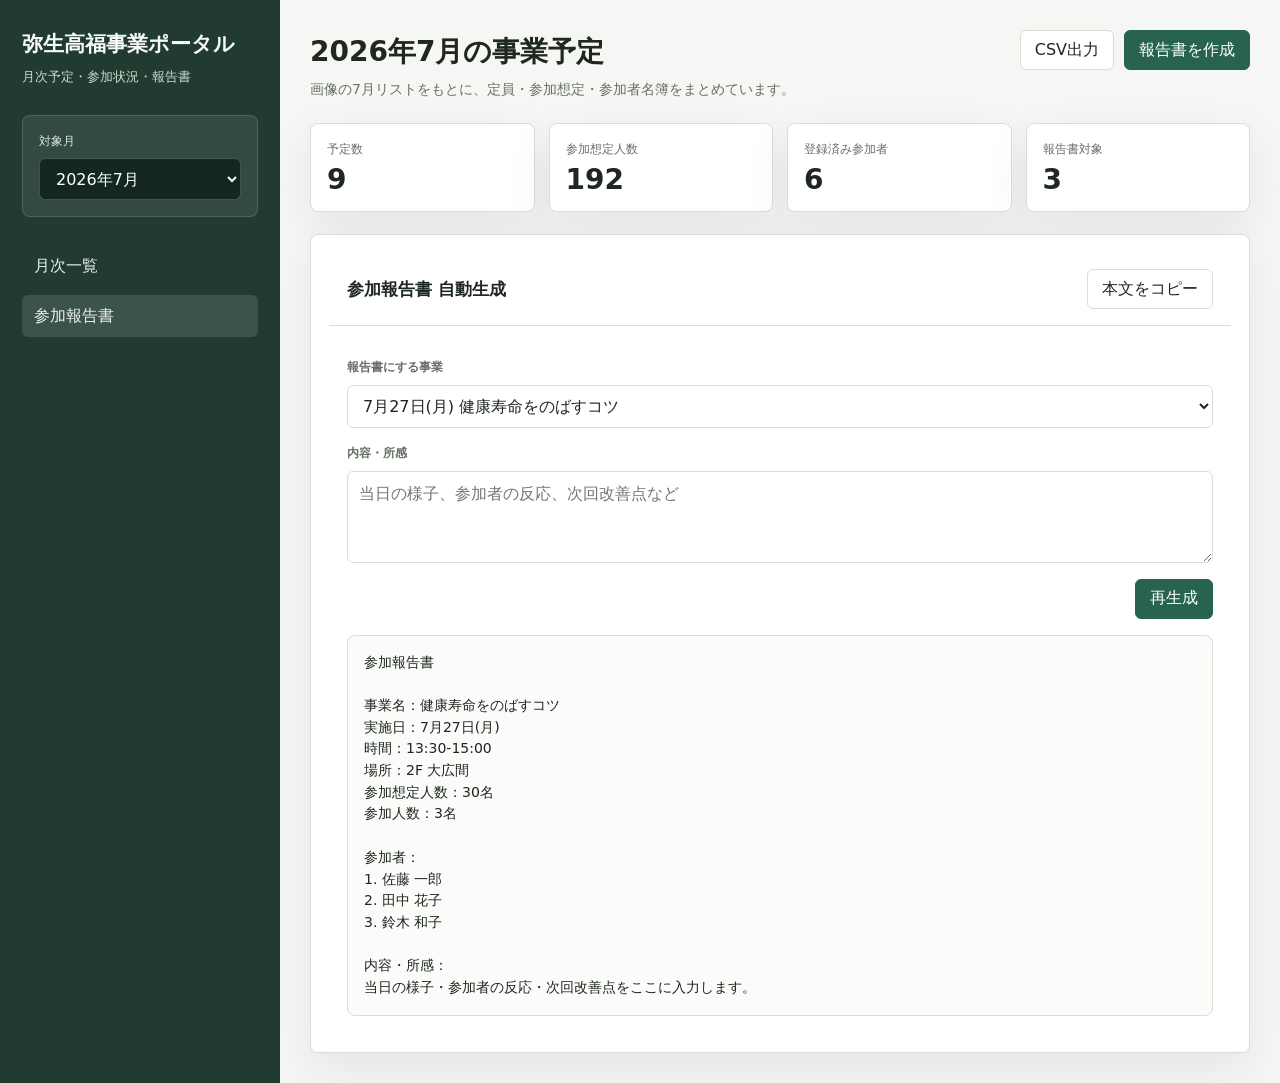
<file: 弥生高福事業ポータル.html>
<!DOCTYPE html>
<!-- saved from url=(0189)file:///C:/Users/fy-306/OneDrive/%E3%83%89%E3%82%AD%E3%83%A5%E3%83%A1%E3%83%B3%E3%83%88/%E5%BC%A5%E7%94%9F%E9%AB%98%E7%A6%8F%E4%BA%8B%E6%A5%AD%E3%83%9D%E3%83%BC%E3%82%BF%E3%83%AB/index.html -->
<html lang="ja"><head><meta http-equiv="Content-Type" content="text/html; charset=UTF-8">
  
  <meta name="viewport" content="width=device-width, initial-scale=1">
  <title>弥生高福事業ポータル</title>
  <style>
    :root {
      color-scheme: light;
      --bg: #f6f7f4;
      --surface: #ffffff;
      --surface-2: #eef4ed;
      --ink: #1e2720;
      --muted: #667064;
      --line: #d8ded5;
      --accent: #27634e;
      --accent-2: #b34832;
      --focus: #f4c34f;
      --shadow: 0 18px 48px rgba(28, 43, 34, .08);
    }

    * {
      box-sizing: border-box;
    }

    body {
      margin: 0;
      background: var(--bg);
      color: var(--ink);
      font-family: "Yu Gothic", "Meiryo", system-ui, sans-serif;
      line-height: 1.55;
    }

    button,
    input,
    select,
    textarea {
      font: inherit;
    }

    button {
      cursor: pointer;
    }

    .app {
      min-height: 100vh;
      display: grid;
      grid-template-columns: 280px minmax(0, 1fr);
    }

    .sidebar {
      background: #213b31;
      color: #f7faf7;
      padding: 28px 22px;
      display: flex;
      flex-direction: column;
      gap: 28px;
    }

    .brand {
      display: grid;
      gap: 6px;
    }

    .brand strong {
      font-size: 21px;
      letter-spacing: 0;
    }

    .brand span {
      color: #cbd8cf;
      font-size: 13px;
    }

    .month-card {
      background: rgba(255, 255, 255, .08);
      border: 1px solid rgba(255, 255, 255, .14);
      border-radius: 8px;
      padding: 16px;
    }

    .month-card label {
      display: block;
      color: #dbe7df;
      font-size: 12px;
      margin-bottom: 8px;
    }

    .month-card select {
      width: 100%;
      min-height: 42px;
      border: 1px solid rgba(255, 255, 255, .2);
      border-radius: 6px;
      background: #142820;
      color: #ffffff;
      padding: 0 12px;
    }

    .nav {
      display: grid;
      gap: 8px;
    }

    .nav button {
      min-height: 42px;
      border: 0;
      border-radius: 6px;
      background: transparent;
      color: #eaf1ec;
      text-align: left;
      padding: 0 12px;
    }

    .nav button.active,
    .nav button:hover {
      background: rgba(255, 255, 255, .12);
    }

    .main {
      min-width: 0;
      padding: 30px;
      display: grid;
      gap: 22px;
      align-content: start;
    }

    .topbar {
      display: flex;
      align-items: start;
      justify-content: space-between;
      gap: 20px;
    }

    h1 {
      margin: 0;
      font-size: 28px;
      letter-spacing: 0;
    }

    .lead {
      margin: 6px 0 0;
      color: var(--muted);
      font-size: 14px;
    }

    .actions {
      display: flex;
      gap: 10px;
      flex-wrap: wrap;
      justify-content: flex-end;
    }

    .btn {
      min-height: 40px;
      border: 1px solid var(--line);
      border-radius: 6px;
      background: var(--surface);
      color: var(--ink);
      padding: 0 14px;
      display: inline-flex;
      align-items: center;
      justify-content: center;
      gap: 8px;
      white-space: nowrap;
    }

    .btn.primary {
      background: var(--accent);
      border-color: var(--accent);
      color: #ffffff;
    }

    .btn.warn {
      color: #8d2c1c;
      border-color: #e0b7ad;
    }

    .summary {
      display: grid;
      grid-template-columns: repeat(4, minmax(0, 1fr));
      gap: 14px;
    }

    .metric {
      background: var(--surface);
      border: 1px solid var(--line);
      border-radius: 8px;
      padding: 16px;
      box-shadow: var(--shadow);
    }

    .metric span {
      display: block;
      color: var(--muted);
      font-size: 12px;
    }

    .metric strong {
      display: block;
      margin-top: 6px;
      font-size: 28px;
      line-height: 1.1;
    }

    .board {
      display: grid;
      grid-template-columns: minmax(0, 1.35fr) minmax(360px, .65fr);
      gap: 18px;
      align-items: start;
    }

    .panel {
      background: var(--surface);
      border: 1px solid var(--line);
      border-radius: 8px;
      box-shadow: var(--shadow);
      min-width: 0;
    }

    .panel-header {
      padding: 16px 18px;
      border-bottom: 1px solid var(--line);
      display: flex;
      align-items: center;
      justify-content: space-between;
      gap: 12px;
    }

    .panel-header h2 {
      margin: 0;
      font-size: 17px;
    }

    .table-wrap {
      overflow-x: auto;
    }

    table {
      width: 100%;
      border-collapse: collapse;
      min-width: 760px;
    }

    th,
    td {
      padding: 12px 14px;
      border-bottom: 1px solid var(--line);
      text-align: left;
      vertical-align: top;
      font-size: 14px;
    }

    th {
      color: var(--muted);
      font-weight: 700;
      font-size: 12px;
      background: #fafbf9;
    }

    tr.selected {
      background: #fff8e2;
    }

    .event-title {
      display: grid;
      gap: 4px;
    }

    .event-title button {
      border: 0;
      background: transparent;
      color: var(--accent);
      padding: 0;
      text-align: left;
      font-weight: 700;
    }

    .badge {
      display: inline-flex;
      width: fit-content;
      min-height: 24px;
      align-items: center;
      border-radius: 999px;
      padding: 0 9px;
      font-size: 12px;
      background: var(--surface-2);
      color: #315041;
      white-space: nowrap;
    }

    .badge.alert {
      background: #ffe6df;
      color: #8d2c1c;
    }

    .detail {
      padding: 18px;
      display: grid;
      gap: 16px;
    }

    .detail-title {
      display: grid;
      gap: 4px;
    }

    .detail-title h3 {
      margin: 0;
      font-size: 20px;
    }

    .detail-title p {
      margin: 0;
      color: var(--muted);
      font-size: 13px;
    }

    .mini-grid {
      display: grid;
      grid-template-columns: repeat(2, minmax(0, 1fr));
      gap: 10px;
    }

    .mini {
      background: #fafbf9;
      border: 1px solid var(--line);
      border-radius: 8px;
      padding: 12px;
    }

    .mini span {
      color: var(--muted);
      display: block;
      font-size: 12px;
    }

    .mini strong {
      display: block;
      margin-top: 3px;
      font-size: 18px;
    }

    .form-row {
      display: grid;
      gap: 8px;
    }

    .form-row label {
      color: var(--muted);
      font-size: 12px;
      font-weight: 700;
    }

    .inline-form {
      display: grid;
      grid-template-columns: minmax(0, 1fr) 120px;
      gap: 8px;
    }

    input,
    textarea,
    select {
      width: 100%;
      border: 1px solid var(--line);
      border-radius: 6px;
      background: #fff;
      color: var(--ink);
      padding: 10px 11px;
      min-height: 40px;
    }

    textarea {
      min-height: 92px;
      resize: vertical;
    }

    .participant-list {
      display: grid;
      gap: 8px;
    }

    .participant {
      display: flex;
      align-items: center;
      justify-content: space-between;
      gap: 8px;
      border: 1px solid var(--line);
      border-radius: 6px;
      padding: 8px 10px;
      background: #ffffff;
    }

    .participant button {
      width: 30px;
      height: 30px;
      border: 1px solid #e0b7ad;
      border-radius: 6px;
      color: #8d2c1c;
      background: #fff7f5;
      line-height: 1;
    }

    .report {
      padding: 18px;
      display: none;
      gap: 14px;
    }

    .report.active {
      display: grid;
    }

    .report-preview {
      min-height: 320px;
      white-space: pre-wrap;
      background: #fbfcfa;
      border: 1px solid var(--line);
      border-radius: 8px;
      padding: 16px;
      font-family: "Yu Gothic", "Meiryo", system-ui, sans-serif;
      font-size: 14px;
    }

    .empty {
      color: var(--muted);
      font-size: 13px;
      padding: 10px 0;
    }

    @media (max-width: 1020px) {
      .app {
        grid-template-columns: 1fr;
      }

      .sidebar {
        position: static;
      }

      .board,
      .summary {
        grid-template-columns: 1fr;
      }
    }

    @media (max-width: 680px) {
      .main {
        padding: 18px;
      }

      .topbar,
      .panel-header {
        display: grid;
      }

      .actions {
        justify-content: stretch;
      }

      .btn {
        width: 100%;
      }

      .inline-form,
      .mini-grid {
        grid-template-columns: 1fr;
      }
    }
  </style>
</head>
<body>
  <div class="app">
    <aside class="sidebar">
      <div class="brand">
        <strong>弥生高福事業ポータル</strong>
        <span>月次予定・参加状況・報告書</span>
      </div>

      <div class="month-card">
        <label for="monthSelect">対象月</label>
        <select id="monthSelect">
          <option value="2026-07">2026年7月</option>
        </select>
      </div>

      <nav class="nav" aria-label="表示切替">
        <button class="" data-view="dashboard">月次一覧</button>
        <button data-view="report" class="active">参加報告書</button>
      </nav>
    </aside>

    <main class="main">
      <section class="topbar">
        <div>
          <h1>2026年7月の事業予定</h1>
          <p class="lead">画像の7月リストをもとに、定員・参加想定・参加者名簿をまとめています。</p>
        </div>
        <div class="actions">
          <button class="btn" id="exportCsv">CSV出力</button>
          <button class="btn primary" id="makeReport">報告書を作成</button>
        </div>
      </section>

      <section class="summary" aria-label="月次サマリー">
        <div class="metric">
          <span>予定数</span>
          <strong id="eventCount">9</strong>
        </div>
        <div class="metric">
          <span>参加想定人数</span>
          <strong id="expectedCount">192</strong>
        </div>
        <div class="metric">
          <span>登録済み参加者</span>
          <strong id="registeredCount">6</strong>
        </div>
        <div class="metric">
          <span>報告書対象</span>
          <strong id="reportTarget">3</strong>
        </div>
      </section>

      <section class="board" id="dashboardView" style="display: none;">
        <div class="panel">
          <div class="panel-header">
            <h2>毎月やること</h2>
            <span class="badge">リアルタイム集計</span>
          </div>
          <div class="table-wrap">
            <table>
              <thead>
                <tr>
                  <th>タイトル</th>
                  <th>日付</th>
                  <th>時間</th>
                  <th>場所</th>
                  <th>想定</th>
                  <th>登録</th>
                </tr>
              </thead>
              <tbody id="eventRows"><tr class="selected">
          <td>
            <div class="event-title">
              <button type="button" data-select="health-longevity-2026-07-27">健康寿命をのばすコツ</button>
              <span>食事・睡眠・運動・ストレスについて。先着30名。</span>
            </div>
          </td>
          <td>7月27日(月)</td>
          <td>13:30-15:00</td>
          <td>2F 大広間</td>
          <td><span class="badge">30名</span></td>
          <td><span class="badge ">3名</span></td>
        </tr><tr>
          <td>
            <div class="event-title">
              <button type="button" data-select="music-2026-07-06">若返り音楽園</button>
              <span>懐かしいうたと一緒に音楽を楽しむ。</span>
            </div>
          </td>
          <td>7月6日(月)</td>
          <td>10:00-11:30</td>
          <td>2F 大広間</td>
          <td><span class="badge">30名</span></td>
          <td><span class="badge ">2名</span></td>
        </tr><tr>
          <td>
            <div class="event-title">
              <button type="button" data-select="brain-art-2026-07-08">アートで脳トレ</button>
              <span>毎月違う題材で作品づくり。</span>
            </div>
          </td>
          <td>7月8日(水)</td>
          <td>10:00-11:30</td>
          <td>3F 会議室</td>
          <td><span class="badge">20名</span></td>
          <td><span class="badge ">0名</span></td>
        </tr><tr>
          <td>
            <div class="event-title">
              <button type="button" data-select="bon-dance-2026-07-15">盆踊りで健康体操</button>
              <span>音頭で体を動かす健康体操。</span>
            </div>
          </td>
          <td>7月15日(水)</td>
          <td>10:00-11:30</td>
          <td>2F 大広間</td>
          <td><span class="badge">30名</span></td>
          <td><span class="badge ">0名</span></td>
        </tr><tr>
          <td>
            <div class="event-title">
              <button type="button" data-select="shabutsu-2026-07-13">写仏の時間</button>
              <span>筆ペンで下書きの写仏を仕上げる。</span>
            </div>
          </td>
          <td>7月13日(月)</td>
          <td>09:30-11:00</td>
          <td>1F 和室</td>
          <td><span class="badge">15名</span></td>
          <td><span class="badge ">0名</span></td>
        </tr><tr>
          <td>
            <div class="event-title">
              <button type="button" data-select="shosha-2026-07-21">書写の時間</button>
              <span>小倉百人一首をかなや漢字でなぞる。</span>
            </div>
          </td>
          <td>7月21日(火)</td>
          <td>09:30-11:00</td>
          <td>1F 和室</td>
          <td><span class="badge">15名</span></td>
          <td><span class="badge ">0名</span></td>
        </tr><tr>
          <td>
            <div class="event-title">
              <button type="button" data-select="shakyo-2026-07-27">写経の時間</button>
              <span>般若心経を書く。</span>
            </div>
          </td>
          <td>7月27日(月)</td>
          <td>09:30-11:00</td>
          <td>1F 和室</td>
          <td><span class="badge">15名</span></td>
          <td><span class="badge ">0名</span></td>
        </tr><tr>
          <td>
            <div class="event-title">
              <button type="button" data-select="sanryo-2026-07-17">三療サービス</button>
              <span>マッサージ施術。1回45分、900円。</span>
            </div>
          </td>
          <td>7月17日(金)</td>
          <td>09:30-15:00</td>
          <td>1F 和室</td>
          <td><span class="badge">12名</span></td>
          <td><span class="badge ">1名</span></td>
        </tr><tr>
          <td>
            <div class="event-title">
              <button type="button" data-select="furifuri-2026-07">ふりふり体操</button>
              <span>祝日は休み。全身ストレッチと筋トレ。</span>
            </div>
          </td>
          <td>毎週 月・水</td>
          <td>12:00-12:45</td>
          <td>2F 大広間</td>
          <td><span class="badge">25名</span></td>
          <td><span class="badge ">0名</span></td>
        </tr></tbody>
            </table>
          </div>
        </div>

        <aside class="panel">
          <div class="panel-header">
            <h2>参加者リスト</h2>
            <span class="badge " id="capacityBadge">3 / 30</span>
          </div>
          <div class="detail">
            <div class="detail-title">
              <h3 id="detailTitle">健康寿命をのばすコツ</h3>
              <p id="detailMeta">7月27日(月) 13:30-15:00 / 2F 大広間</p>
            </div>
            <div class="mini-grid">
              <div class="mini">
                <span>参加想定</span>
                <strong id="detailExpected">30名</strong>
              </div>
              <div class="mini">
                <span>登録済み</span>
                <strong id="detailRegistered">3名</strong>
              </div>
            </div>
            <div class="form-row">
              <label for="participantName">参加者名を追加</label>
              <div class="inline-form">
                <input id="participantName" placeholder="例：山田 花子">
                <button class="btn primary" id="addParticipant">追加</button>
              </div>
            </div>
            <div class="participant-list" id="participantList"><div class="participant"><span>佐藤 一郎</span><button type="button" title="削除" data-remove="0">×</button></div><div class="participant"><span>田中 花子</span><button type="button" title="削除" data-remove="1">×</button></div><div class="participant"><span>鈴木 和子</span><button type="button" title="削除" data-remove="2">×</button></div></div>
          </div>
        </aside>
      </section>

      <section class="panel report active" id="reportView">
        <div class="panel-header">
          <h2>参加報告書 自動生成</h2>
          <button class="btn" id="copyReport">本文をコピー</button>
        </div>
        <div class="detail">
          <div class="form-row">
            <label for="reportEvent">報告書にする事業</label>
            <select id="reportEvent"><option value="health-longevity-2026-07-27">7月27日(月) 健康寿命をのばすコツ</option><option value="music-2026-07-06">7月6日(月) 若返り音楽園</option><option value="brain-art-2026-07-08">7月8日(水) アートで脳トレ</option><option value="bon-dance-2026-07-15">7月15日(水) 盆踊りで健康体操</option><option value="shabutsu-2026-07-13">7月13日(月) 写仏の時間</option><option value="shosha-2026-07-21">7月21日(火) 書写の時間</option><option value="shakyo-2026-07-27">7月27日(月) 写経の時間</option><option value="sanryo-2026-07-17">7月17日(金) 三療サービス</option><option value="furifuri-2026-07">毎週 月・水 ふりふり体操</option></select>
          </div>
          <div class="form-row">
            <label for="reportNotes">内容・所感</label>
            <textarea id="reportNotes" placeholder="当日の様子、参加者の反応、次回改善点など"></textarea>
          </div>
          <div class="actions">
            <button class="btn primary" id="refreshReport">再生成</button>
          </div>
          <div class="report-preview" id="reportPreview">参加報告書

事業名：健康寿命をのばすコツ
実施日：7月27日(月)
時間：13:30-15:00
場所：2F 大広間
参加想定人数：30名
参加人数：3名

参加者：
1. 佐藤 一郎
2. 田中 花子
3. 鈴木 和子

内容・所感：
当日の様子・参加者の反応・次回改善点をここに入力します。</div>
        </div>
      </section>
    </main>
  </div>

  <script>
    const storageKey = "yayoi-portal-v1";

    const defaultEvents = [
      {
        id: "health-longevity-2026-07-27",
        title: "健康寿命をのばすコツ",
        date: "2026-07-27",
        weekday: "月",
        time: "13:30-15:00",
        place: "2F 大広間",
        expected: 30,
        memo: "食事・睡眠・運動・ストレスについて。先着30名。"
      },
      {
        id: "music-2026-07-06",
        title: "若返り音楽園",
        date: "2026-07-06",
        weekday: "月",
        time: "10:00-11:30",
        place: "2F 大広間",
        expected: 30,
        memo: "懐かしいうたと一緒に音楽を楽しむ。"
      },
      {
        id: "brain-art-2026-07-08",
        title: "アートで脳トレ",
        date: "2026-07-08",
        weekday: "水",
        time: "10:00-11:30",
        place: "3F 会議室",
        expected: 20,
        memo: "毎月違う題材で作品づくり。"
      },
      {
        id: "bon-dance-2026-07-15",
        title: "盆踊りで健康体操",
        date: "2026-07-15",
        weekday: "水",
        time: "10:00-11:30",
        place: "2F 大広間",
        expected: 30,
        memo: "音頭で体を動かす健康体操。"
      },
      {
        id: "shabutsu-2026-07-13",
        title: "写仏の時間",
        date: "2026-07-13",
        weekday: "月",
        time: "09:30-11:00",
        place: "1F 和室",
        expected: 15,
        memo: "筆ペンで下書きの写仏を仕上げる。"
      },
      {
        id: "shosha-2026-07-21",
        title: "書写の時間",
        date: "2026-07-21",
        weekday: "火",
        time: "09:30-11:00",
        place: "1F 和室",
        expected: 15,
        memo: "小倉百人一首をかなや漢字でなぞる。"
      },
      {
        id: "shakyo-2026-07-27",
        title: "写経の時間",
        date: "2026-07-27",
        weekday: "月",
        time: "09:30-11:00",
        place: "1F 和室",
        expected: 15,
        memo: "般若心経を書く。"
      },
      {
        id: "sanryo-2026-07-17",
        title: "三療サービス",
        date: "2026-07-17",
        weekday: "金",
        time: "09:30-15:00",
        place: "1F 和室",
        expected: 12,
        memo: "マッサージ施術。1回45分、900円。"
      },
      {
        id: "furifuri-2026-07",
        title: "ふりふり体操",
        date: "毎週 月・水",
        weekday: "",
        time: "12:00-12:45",
        place: "2F 大広間",
        expected: 25,
        memo: "祝日は休み。全身ストレッチと筋トレ。"
      }
    ];

    let state = loadState();
    let selectedEventId = state.selectedEventId || defaultEvents[0].id;

    const els = {
      eventCount: document.querySelector("#eventCount"),
      expectedCount: document.querySelector("#expectedCount"),
      registeredCount: document.querySelector("#registeredCount"),
      reportTarget: document.querySelector("#reportTarget"),
      eventRows: document.querySelector("#eventRows"),
      detailTitle: document.querySelector("#detailTitle"),
      detailMeta: document.querySelector("#detailMeta"),
      detailExpected: document.querySelector("#detailExpected"),
      detailRegistered: document.querySelector("#detailRegistered"),
      capacityBadge: document.querySelector("#capacityBadge"),
      participantName: document.querySelector("#participantName"),
      participantList: document.querySelector("#participantList"),
      reportEvent: document.querySelector("#reportEvent"),
      reportNotes: document.querySelector("#reportNotes"),
      reportPreview: document.querySelector("#reportPreview"),
      dashboardView: document.querySelector("#dashboardView"),
      reportView: document.querySelector("#reportView")
    };

    function loadState() {
      const stored = localStorage.getItem(storageKey);
      if (!stored) {
        return {
          events: defaultEvents,
          participants: {
            "health-longevity-2026-07-27": ["佐藤 一郎", "田中 花子", "鈴木 和子"],
            "music-2026-07-06": ["高橋 光子", "伊藤 正"],
            "sanryo-2026-07-17": ["小林 久美子"]
          },
          notes: ""
        };
      }

      try {
        const parsed = JSON.parse(stored);
        return {
          events: parsed.events || defaultEvents,
          participants: parsed.participants || {},
          notes: parsed.notes || "",
          selectedEventId: parsed.selectedEventId
        };
      } catch {
        return { events: defaultEvents, participants: {}, notes: "" };
      }
    }

    function saveState() {
      localStorage.setItem(storageKey, JSON.stringify({
        ...state,
        selectedEventId
      }));
    }

    function formatDate(event) {
      if (event.date.includes("毎週")) return event.date;
      const [year, month, day] = event.date.split("-");
      return `${Number(month)}月${Number(day)}日(${event.weekday})`;
    }

    function getParticipants(eventId) {
      return state.participants[eventId] || [];
    }

    function currentEvent() {
      return state.events.find(event => event.id === selectedEventId) || state.events[0];
    }

    function render() {
      renderSummary();
      renderRows();
      renderDetail();
      renderReportOptions();
      renderReport();
      saveState();
    }

    function renderSummary() {
      const expected = state.events.reduce((sum, event) => sum + event.expected, 0);
      const registered = Object.values(state.participants).reduce((sum, list) => sum + list.length, 0);
      els.eventCount.textContent = state.events.length;
      els.expectedCount.textContent = expected;
      els.registeredCount.textContent = registered;
      els.reportTarget.textContent = state.events.filter(event => getParticipants(event.id).length > 0).length;
    }

    function renderRows() {
      els.eventRows.innerHTML = "";
      state.events.forEach(event => {
        const participants = getParticipants(event.id);
        const tr = document.createElement("tr");
        if (event.id === selectedEventId) tr.className = "selected";
        tr.innerHTML = `
          <td>
            <div class="event-title">
              <button type="button" data-select="${event.id}">${event.title}</button>
              <span>${event.memo}</span>
            </div>
          </td>
          <td>${formatDate(event)}</td>
          <td>${event.time}</td>
          <td>${event.place}</td>
          <td><span class="badge">${event.expected}名</span></td>
          <td><span class="badge ${participants.length >= event.expected ? "alert" : ""}">${participants.length}名</span></td>
        `;
        els.eventRows.appendChild(tr);
      });
    }

    function renderDetail() {
      const event = currentEvent();
      const participants = getParticipants(event.id);
      els.detailTitle.textContent = event.title;
      els.detailMeta.textContent = `${formatDate(event)} ${event.time} / ${event.place}`;
      els.detailExpected.textContent = `${event.expected}名`;
      els.detailRegistered.textContent = `${participants.length}名`;
      els.capacityBadge.textContent = `${participants.length} / ${event.expected}`;
      els.capacityBadge.className = `badge ${participants.length >= event.expected ? "alert" : ""}`;
      els.participantList.innerHTML = "";

      if (participants.length === 0) {
        const empty = document.createElement("div");
        empty.className = "empty";
        empty.textContent = "参加者はまだ登録されていません。";
        els.participantList.appendChild(empty);
        return;
      }

      participants.forEach((name, index) => {
        const row = document.createElement("div");
        row.className = "participant";
        row.innerHTML = `<span>${name}</span><button type="button" title="削除" data-remove="${index}">×</button>`;
        els.participantList.appendChild(row);
      });
    }

    function renderReportOptions() {
      const value = els.reportEvent.value || selectedEventId;
      els.reportEvent.innerHTML = "";
      state.events.forEach(event => {
        const option = document.createElement("option");
        option.value = event.id;
        option.textContent = `${formatDate(event)} ${event.title}`;
        els.reportEvent.appendChild(option);
      });
      els.reportEvent.value = state.events.some(event => event.id === value) ? value : selectedEventId;
    }

    function renderReport() {
      const event = state.events.find(item => item.id === els.reportEvent.value) || currentEvent();
      const participants = getParticipants(event.id);
      const notes = els.reportNotes.value.trim() || "当日の様子・参加者の反応・次回改善点をここに入力します。";
      els.reportPreview.textContent = [
        "参加報告書",
        "",
        `事業名：${event.title}`,
        `実施日：${formatDate(event)}`,
        `時間：${event.time}`,
        `場所：${event.place}`,
        `参加想定人数：${event.expected}名`,
        `参加人数：${participants.length}名`,
        "",
        "参加者：",
        participants.length ? participants.map((name, index) => `${index + 1}. ${name}`).join("\n") : "登録なし",
        "",
        "内容・所感：",
        notes
      ].join("\n");
    }

    function addParticipant() {
      const name = els.participantName.value.trim();
      if (!name) return;
      const event = currentEvent();
      const participants = getParticipants(event.id);
      state.participants[event.id] = [...participants, name];
      els.participantName.value = "";
      render();
    }

    function removeParticipant(index) {
      const event = currentEvent();
      state.participants[event.id] = getParticipants(event.id).filter((_, itemIndex) => itemIndex !== index);
      render();
    }

    function exportCsv() {
      const rows = [
        ["タイトル", "日付", "時間", "場所", "参加想定人数", "登録参加者数", "参加者"]
      ];
      state.events.forEach(event => {
        const participants = getParticipants(event.id);
        rows.push([
          event.title,
          formatDate(event),
          event.time,
          event.place,
          event.expected,
          participants.length,
          participants.join(" / ")
        ]);
      });

      const csv = rows.map(row => row.map(cell => `"${String(cell).replaceAll('"', '""')}"`).join(",")).join("\n");
      const blob = new Blob(["\ufeff" + csv], { type: "text/csv;charset=utf-8" });
      const url = URL.createObjectURL(blob);
      const a = document.createElement("a");
      a.href = url;
      a.download = "yayoi-2026-07-events.csv";
      a.click();
      URL.revokeObjectURL(url);
    }

    document.querySelector("#eventRows").addEventListener("click", event => {
      const button = event.target.closest("[data-select]");
      if (!button) return;
      selectedEventId = button.dataset.select;
      els.reportEvent.value = selectedEventId;
      render();
    });

    document.querySelector("#participantList").addEventListener("click", event => {
      const button = event.target.closest("[data-remove]");
      if (!button) return;
      removeParticipant(Number(button.dataset.remove));
    });

    document.querySelector("#addParticipant").addEventListener("click", addParticipant);
    els.participantName.addEventListener("keydown", event => {
      if (event.key === "Enter") addParticipant();
    });

    document.querySelector("#exportCsv").addEventListener("click", exportCsv);
    document.querySelector("#makeReport").addEventListener("click", () => {
      showView("report");
      els.reportEvent.value = selectedEventId;
      renderReport();
    });
    document.querySelector("#refreshReport").addEventListener("click", renderReport);
    els.reportEvent.addEventListener("change", renderReport);
    els.reportNotes.addEventListener("input", () => {
      state.notes = els.reportNotes.value;
      renderReport();
      saveState();
    });
    document.querySelector("#copyReport").addEventListener("click", async () => {
      await navigator.clipboard.writeText(els.reportPreview.textContent);
    });

    document.querySelectorAll(".nav button").forEach(button => {
      button.addEventListener("click", () => showView(button.dataset.view));
    });

    function showView(view) {
      document.querySelectorAll(".nav button").forEach(button => {
        button.classList.toggle("active", button.dataset.view === view);
      });
      els.dashboardView.style.display = view === "dashboard" ? "" : "none";
      els.reportView.classList.toggle("active", view === "report");
    }

    els.reportNotes.value = state.notes || "";
    render();
  </script>


</body></html>
</file>
